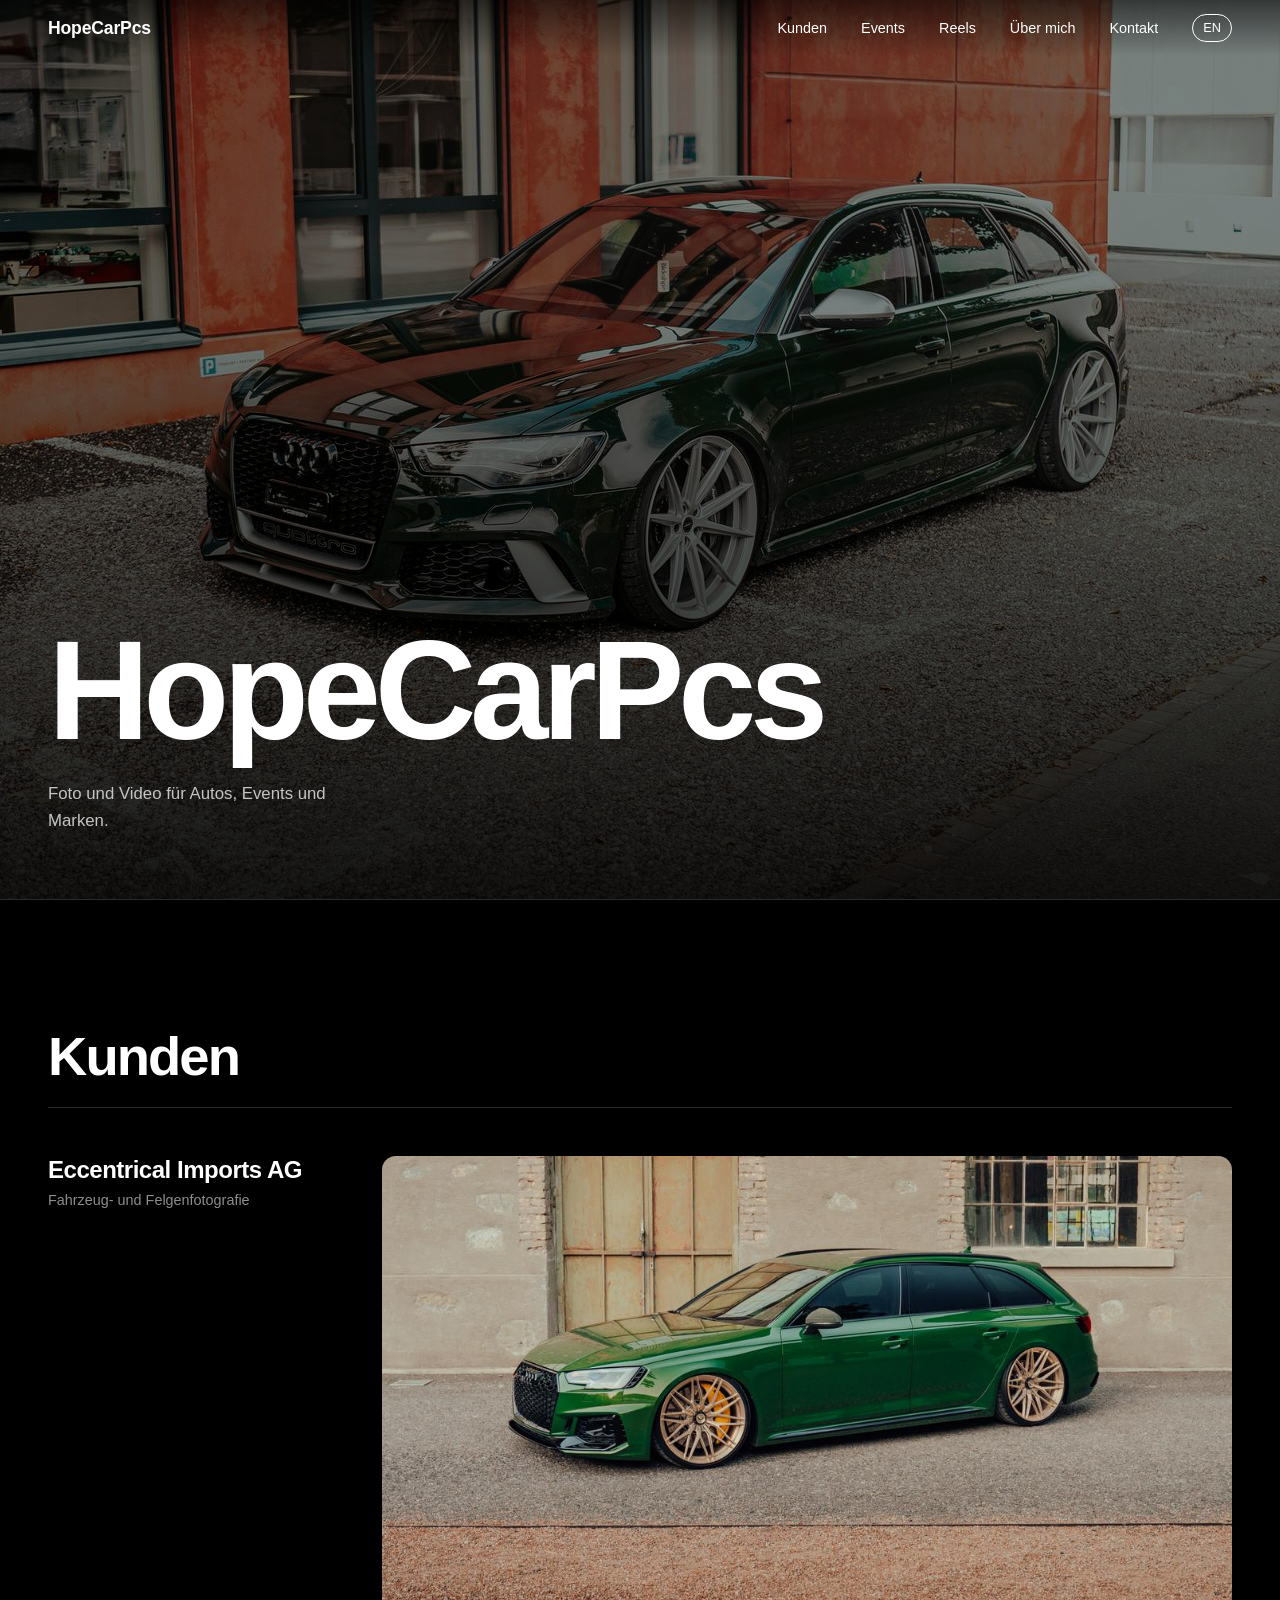
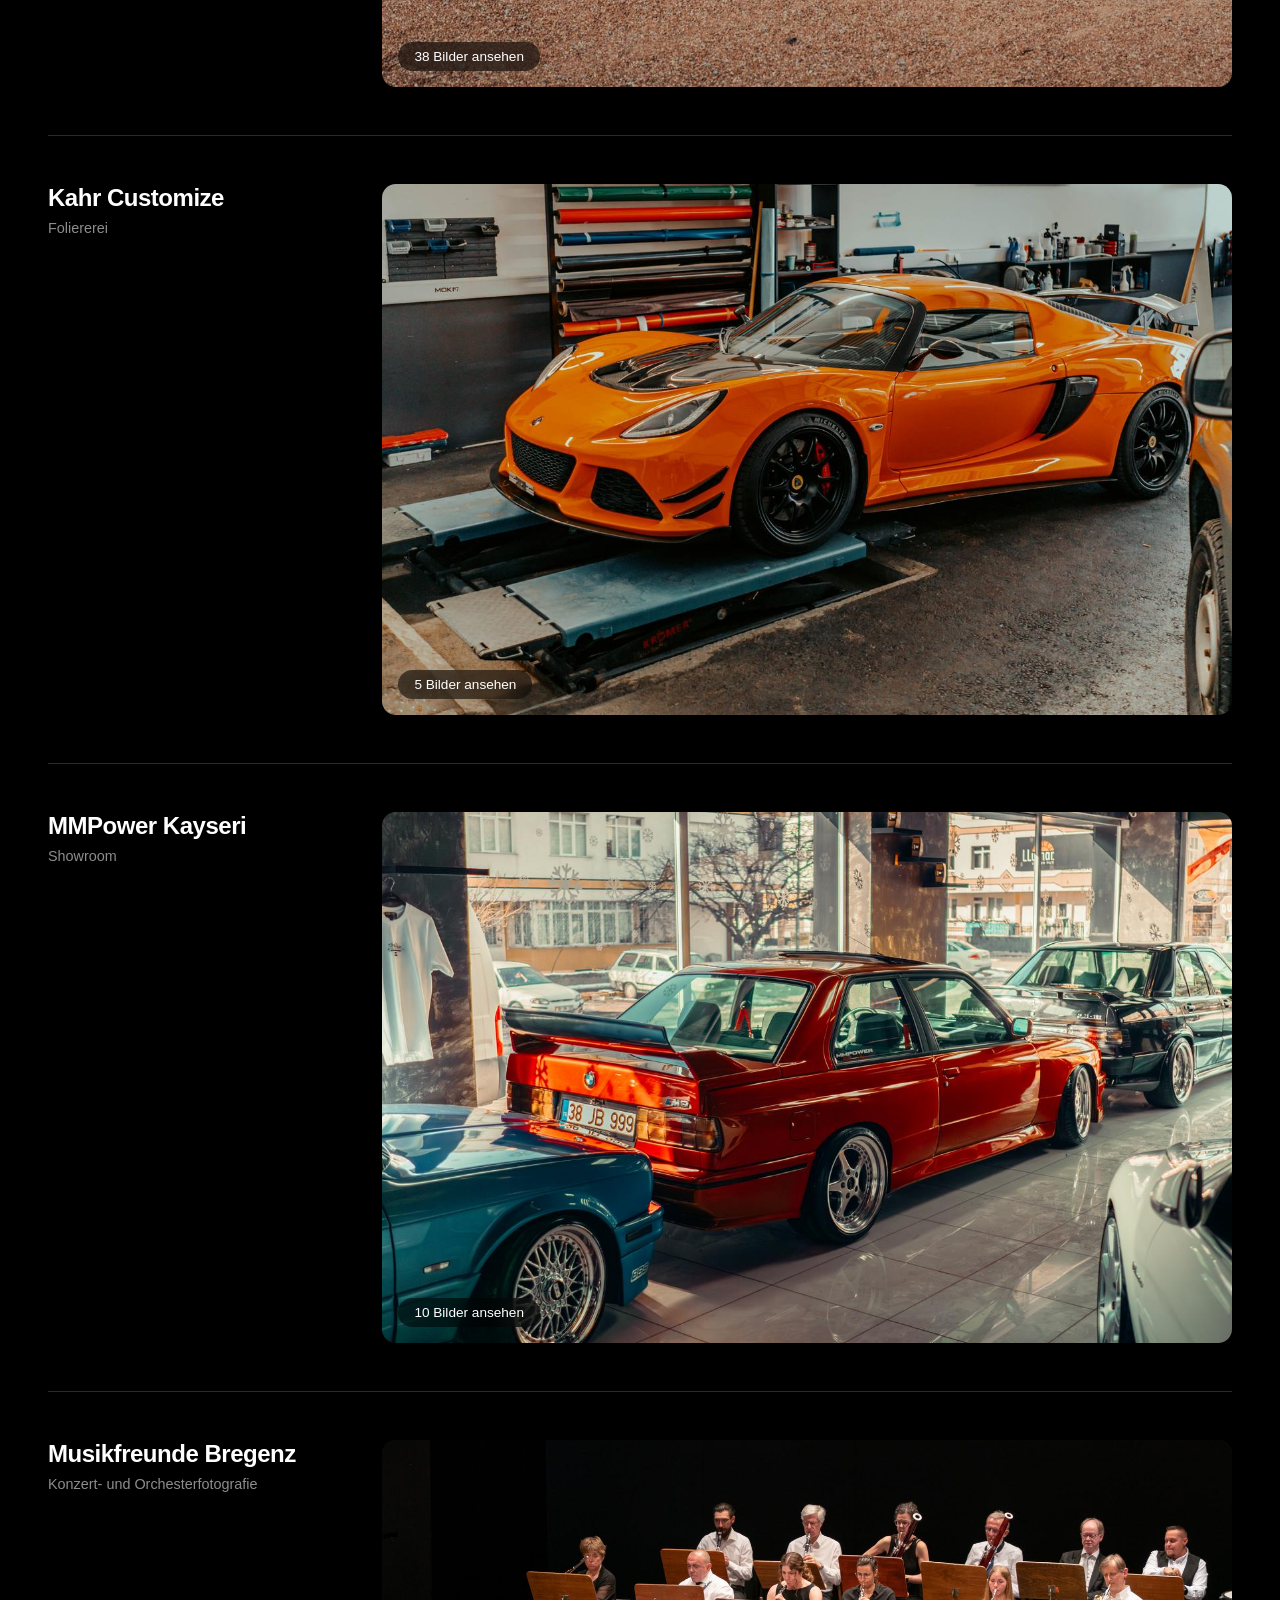
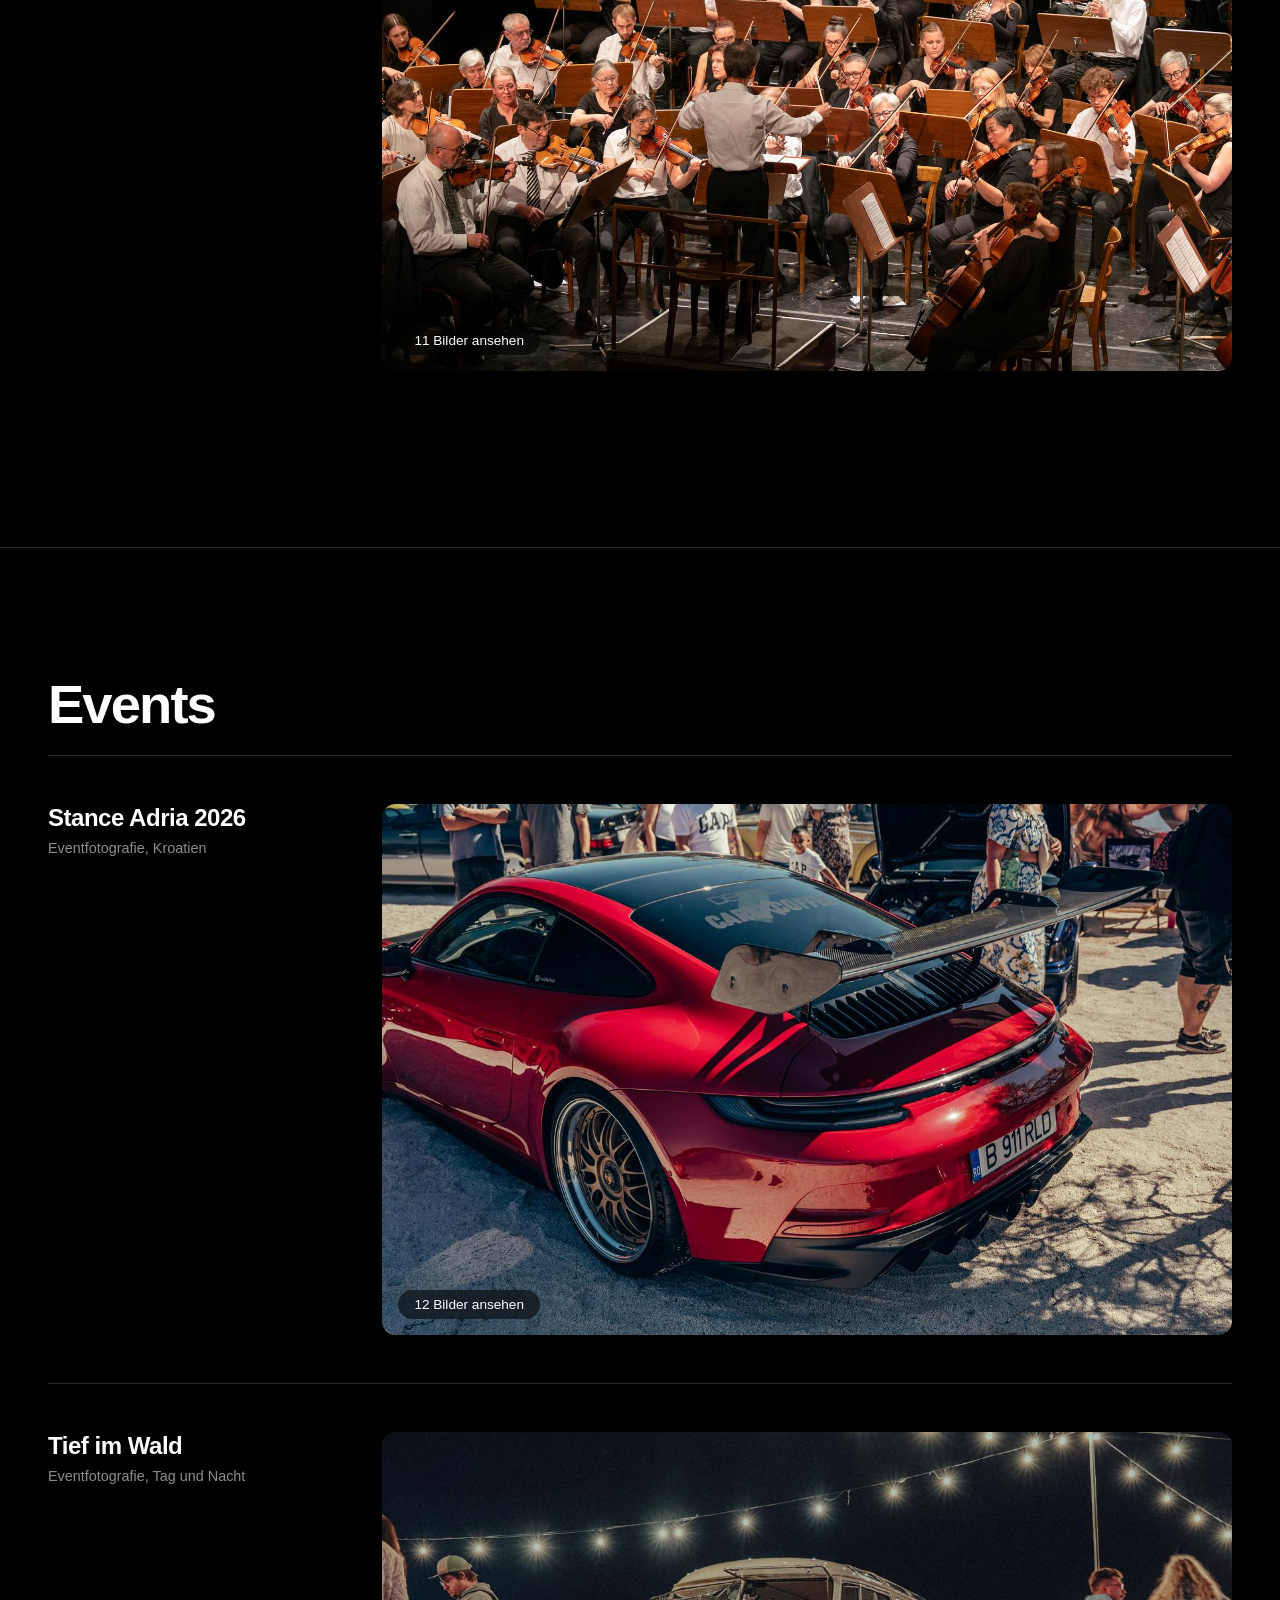
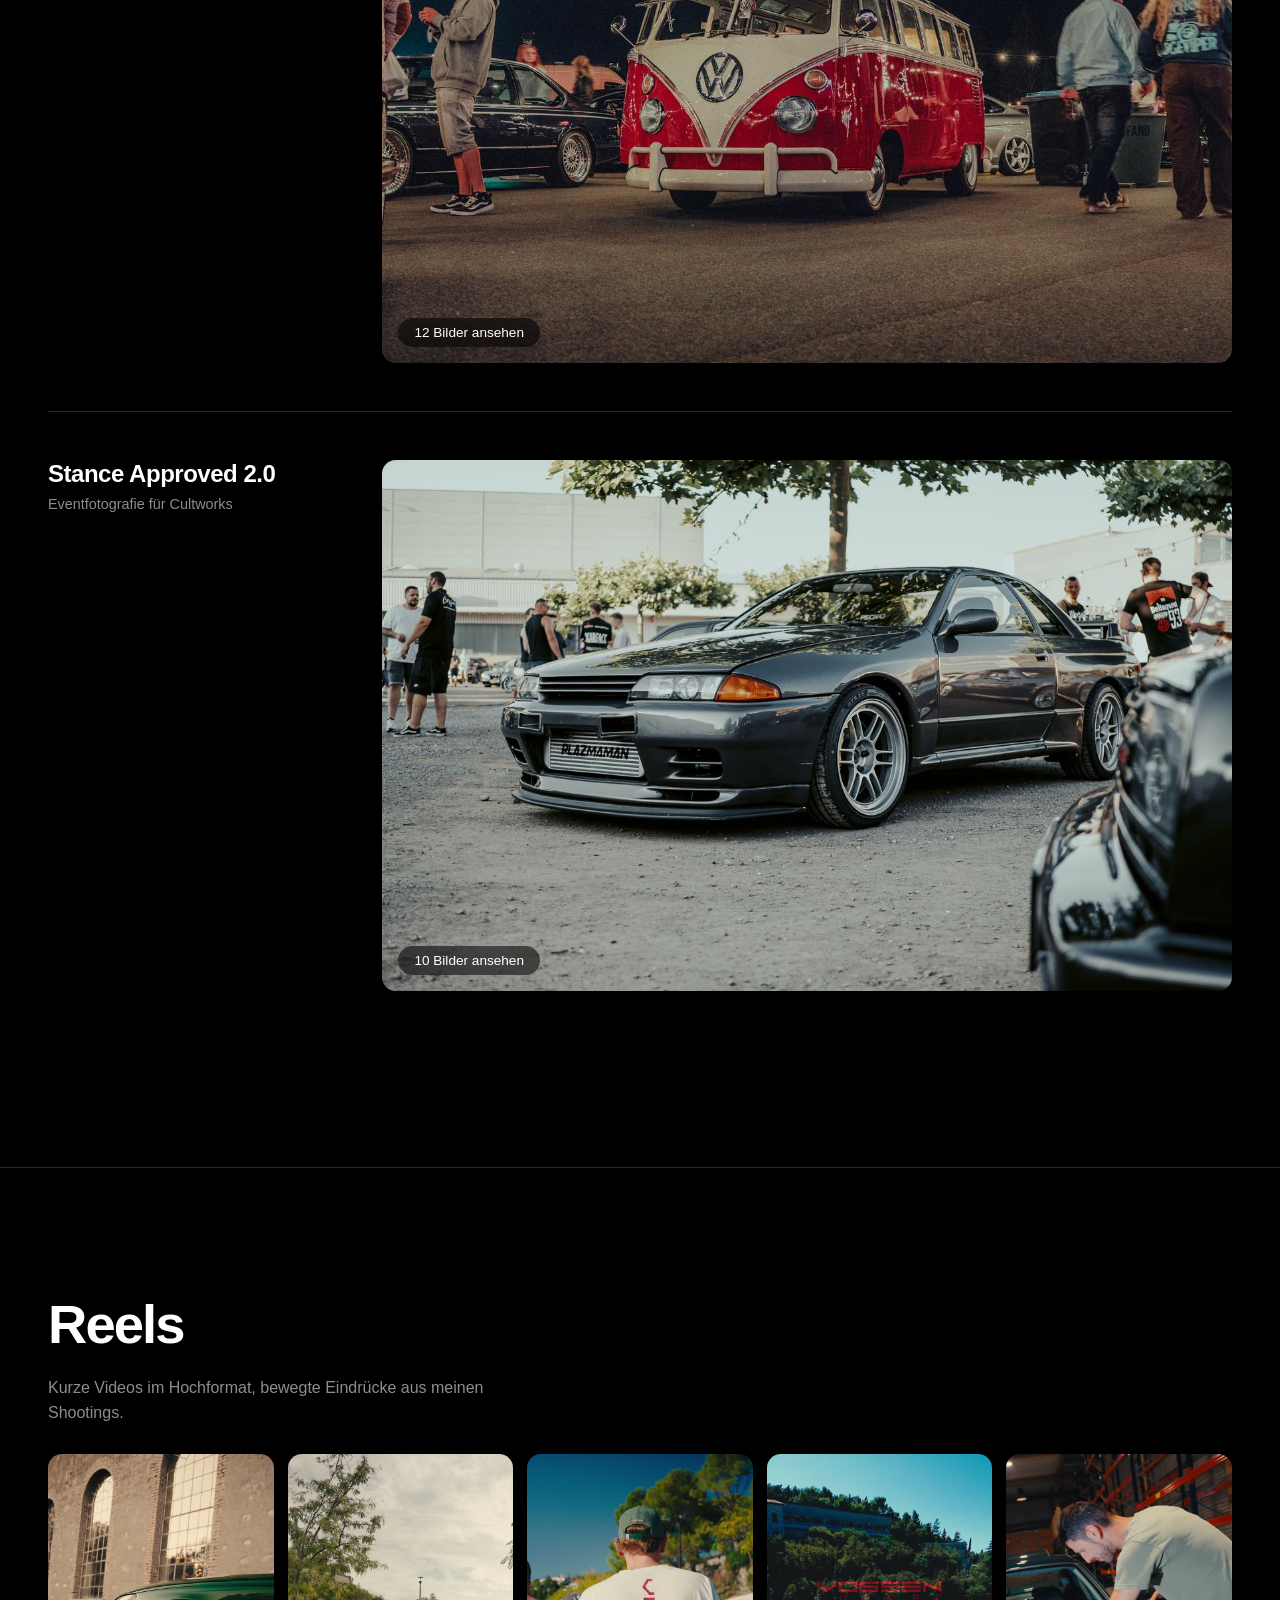
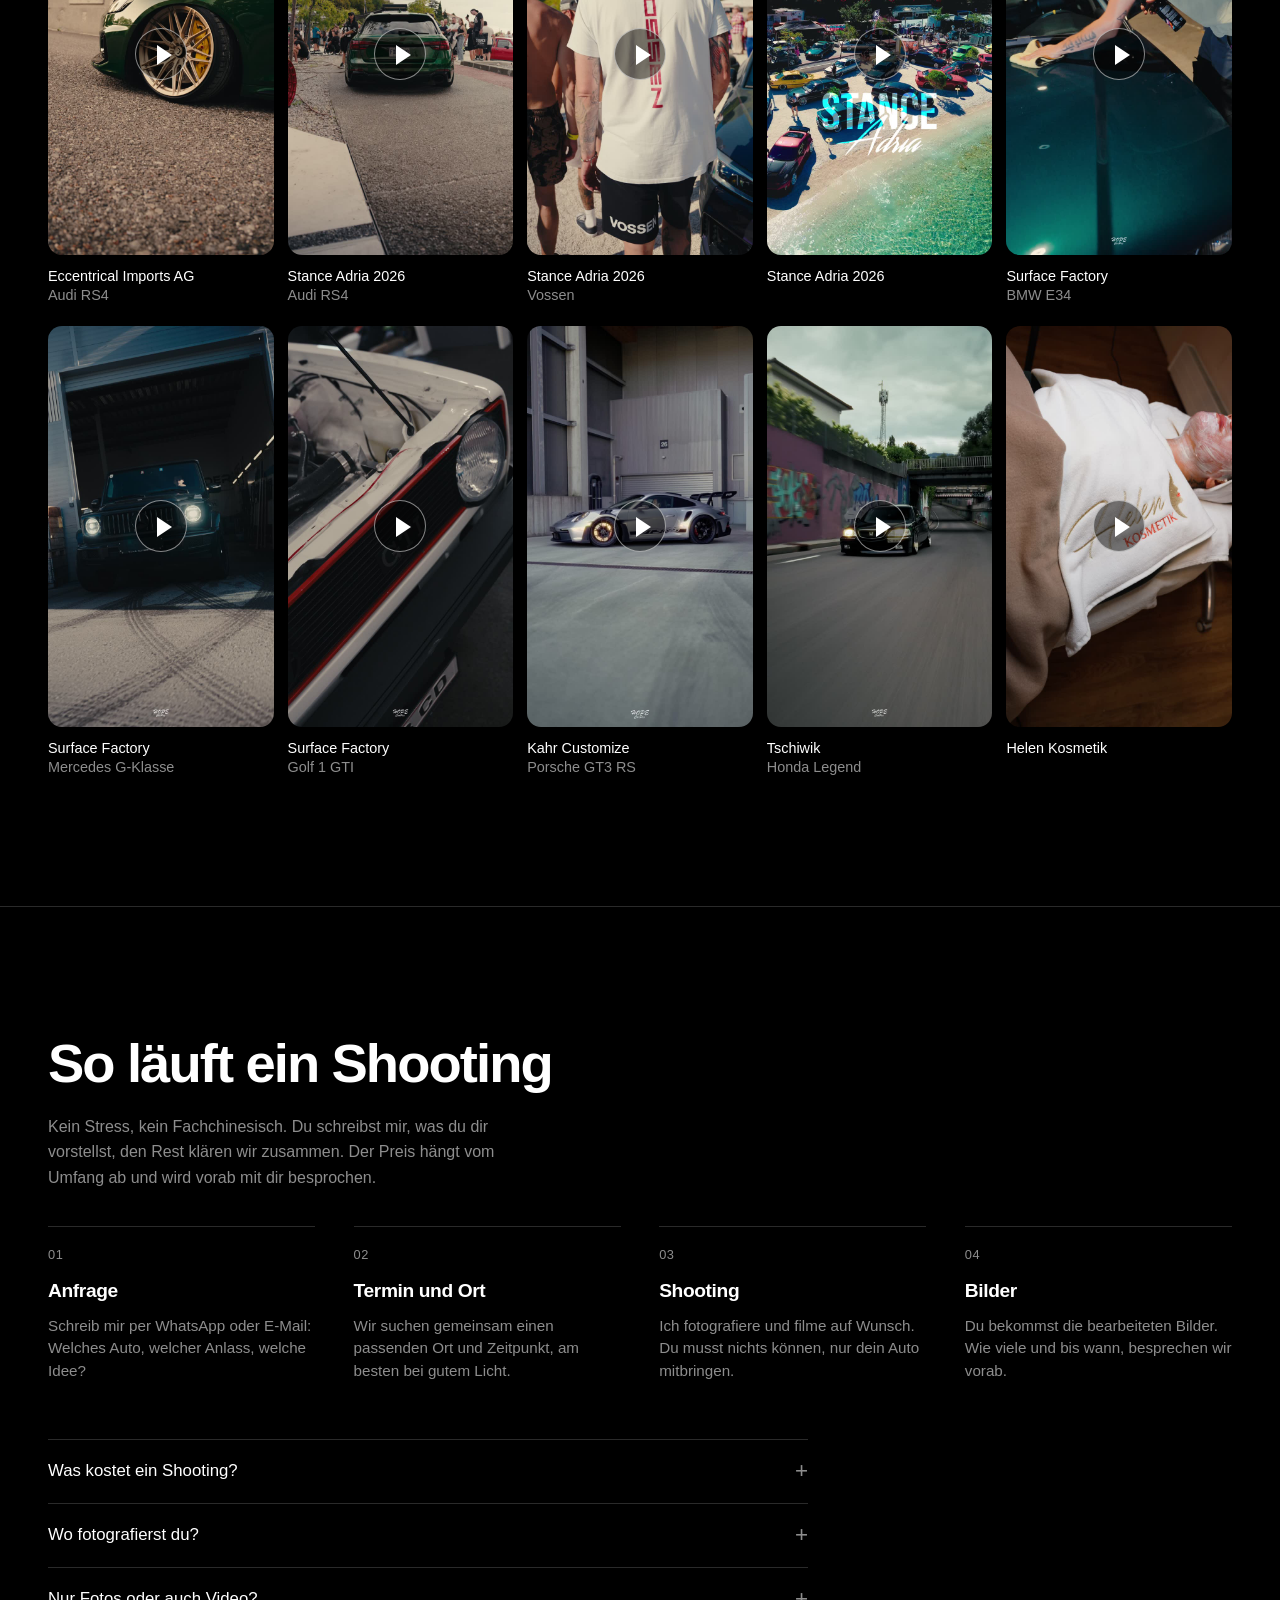
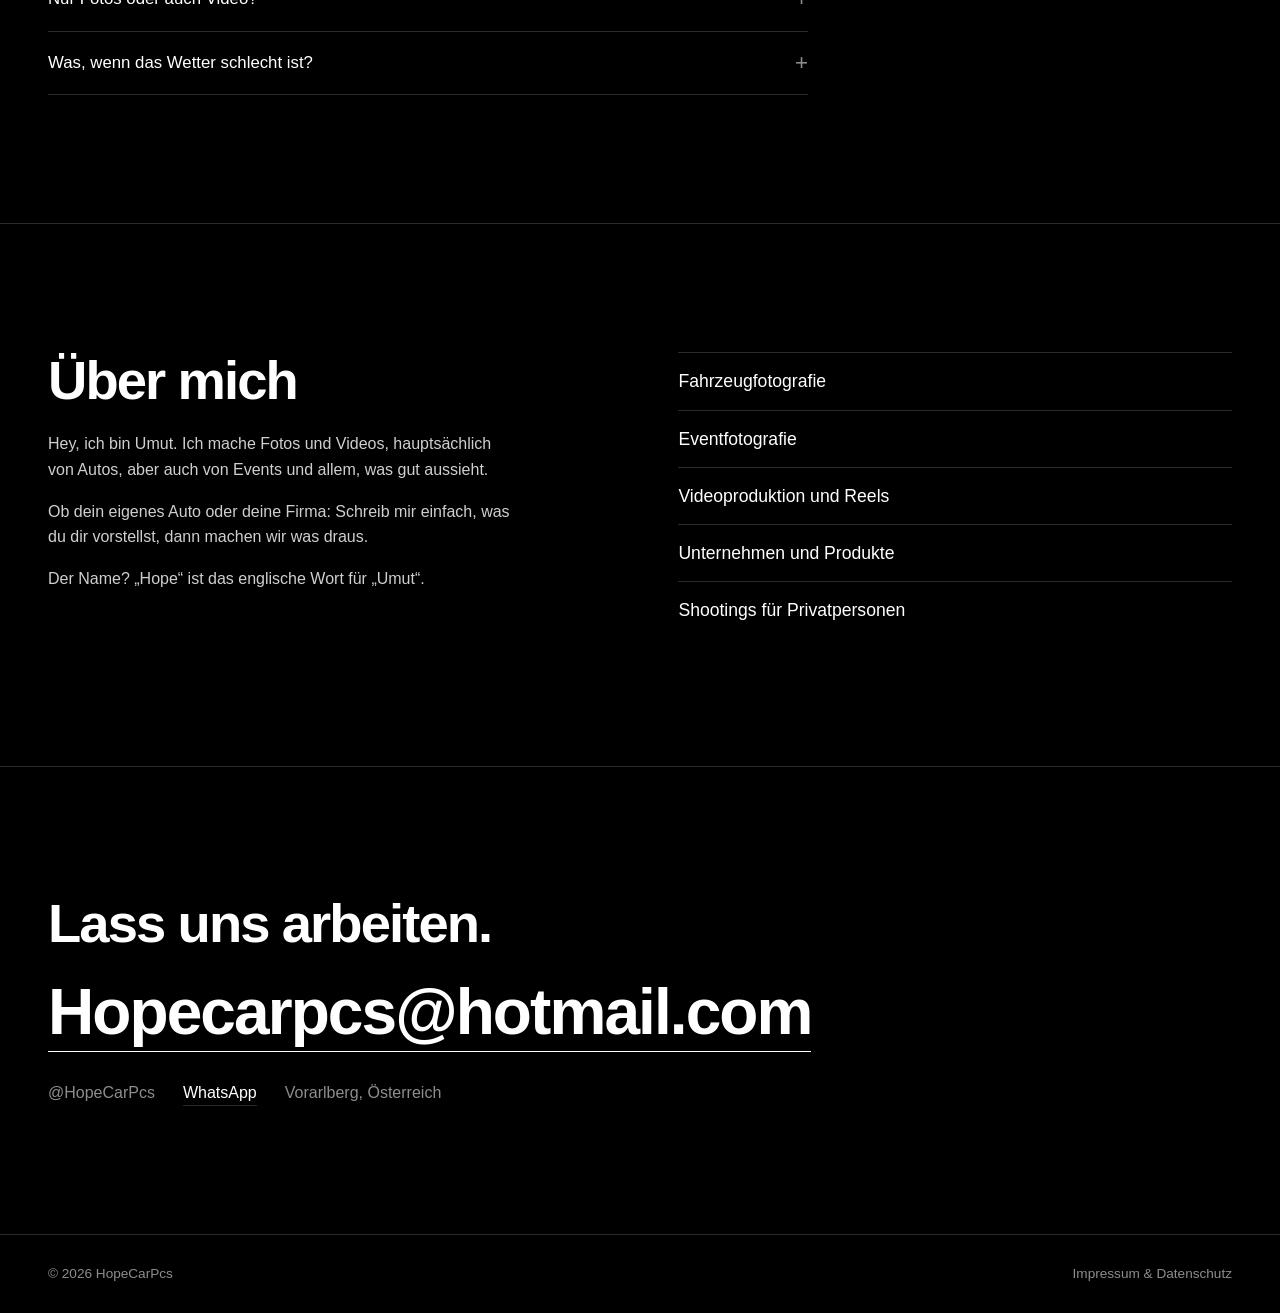
<file: index.html>
<!DOCTYPE html>
<html lang="de">
<head>
<meta charset="utf-8">
<meta name="viewport" content="width=device-width, initial-scale=1, viewport-fit=cover">
<title>HopeCarPcs – Foto &amp; Video in Vorarlberg</title>
<meta name="description" content="HopeCarPcs: Foto und Video für Autos, Events und Marken aus Vorarlberg. / Photo and video for cars, events and brands.">
<meta property="og:type" content="website">
<meta property="og:title" content="HopeCarPcs – Foto &amp; Video in Vorarlberg">
<meta property="og:description" content="Foto und Video für Autos, Events und Marken. Preis auf Anfrage.">
<meta property="og:image" content="https://hopecarpcs.github.io/HopeCarPcs/img/og.jpg">
<meta name="twitter:card" content="summary_large_image">
<meta name="theme-color" content="#000000">
<link rel="stylesheet" href="style.css?v=7">
</head>
<body>
<header>
  <a class="logo" id="logo" href="#top">HopeCarPcs</a>
  <button class="burger" id="burger" type="button" aria-label="Menü / Menu" aria-expanded="false"><span></span><span></span></button>
  <nav class="menu" id="menu">
    <a href="#arbeiten"><span class="de">Kunden</span><span class="en">Clients</span></a>
    <a href="#privat"><span class="de">Privat</span><span class="en">Private</span></a>
    <a href="#events">Events</a>
    <a href="#reels">Reels</a>
    <a href="#ueber"><span class="de">Über mich</span><span class="en">About</span></a>
    <a href="#kontakt"><span class="de">Kontakt</span><span class="en">Contact</span></a>
    <button class="lang" id="lang" type="button" aria-label="Sprache wechseln / Switch language">EN</button>
  </nav>
</header>

<main id="top">
  <div class="hero">
    <div class="frame" id="hero-frame"></div>
    <h1 id="site-name">HopeCarPcs</h1>
    <p id="hero-sub"></p>
  </div>

  <section id="arbeiten">
    <h2><span class="de">Kunden</span><span class="en">Clients</span></h2>
  </section>

  <section id="privat">
    <h2><span class="de">Privat</span><span class="en">Private</span></h2>
  </section>

  <section id="events">
    <h2>Events</h2>
  </section>

  <section id="reels">
    <h2>Reels</h2>
    <p class="intro"><span class="de">Kurze Videos im Hochformat, bewegte Eindrücke aus meinen Shootings.</span><span class="en">Short vertical videos, moving impressions from my shoots.</span></p>
    <div class="reels" id="reel-list"></div>
  </section>

  <section id="ablauf"></section>

  <section id="ueber">
    <div class="cols">
      <div id="about-text">
        <h2><span class="de">Über mich</span><span class="en">About</span></h2>
      </div>
      <ul class="svc" id="services"></ul>
    </div>
  </section>

  <section id="kontakt" class="contact">
    <h2><span class="de">Lass uns arbeiten.</span><span class="en">Let’s work together.</span></h2>
    <a class="big" id="contact-mail" href="mailto:Hopecarpcs@hotmail.com">Hopecarpcs@hotmail.com</a>
    <div class="links">
      <a id="contact-ig" href="https://www.instagram.com/hopecarpcs/" target="_blank" rel="noopener">@HopeCarPcs</a>
      <a id="contact-wa" href="#" target="_blank" rel="noopener" hidden>WhatsApp</a>
      <span id="contact-loc">Vorarlberg, Österreich</span>
    </div>
  </section>
  <noscript><p class="msg">Bitte JavaScript aktivieren, um die Seite zu sehen. Kontakt: Hopecarpcs@hotmail.com</p></noscript>
</main>

<footer>
  <span id="foot-name">© HopeCarPcs</span>
  <span class="fl">
    <a id="admin-link" href="#" hidden>Admin</a>
    <a href="impressum.html"><span class="de">Impressum &amp; Datenschutz</span><span class="en">Legal notice &amp; privacy</span></a>
  </span>
</footer>

<a class="wa-fab" id="wa-fab" href="#" target="_blank" rel="noopener" hidden aria-label="WhatsApp">WhatsApp</a>

<div class="lb" id="lb" role="dialog" aria-modal="true" aria-label="Bildergalerie" hidden>
  <button class="lb-x" type="button" aria-label="Schließen">×</button>
  <button class="lb-p" type="button" aria-label="Zurück">‹</button>
  <div class="lb-stage"></div>
  <button class="lb-n" type="button" aria-label="Weiter">›</button>
  <div class="lb-c"></div>
</div>

<script src="main.js?v=7"></script>
</body>
</html>
</file>
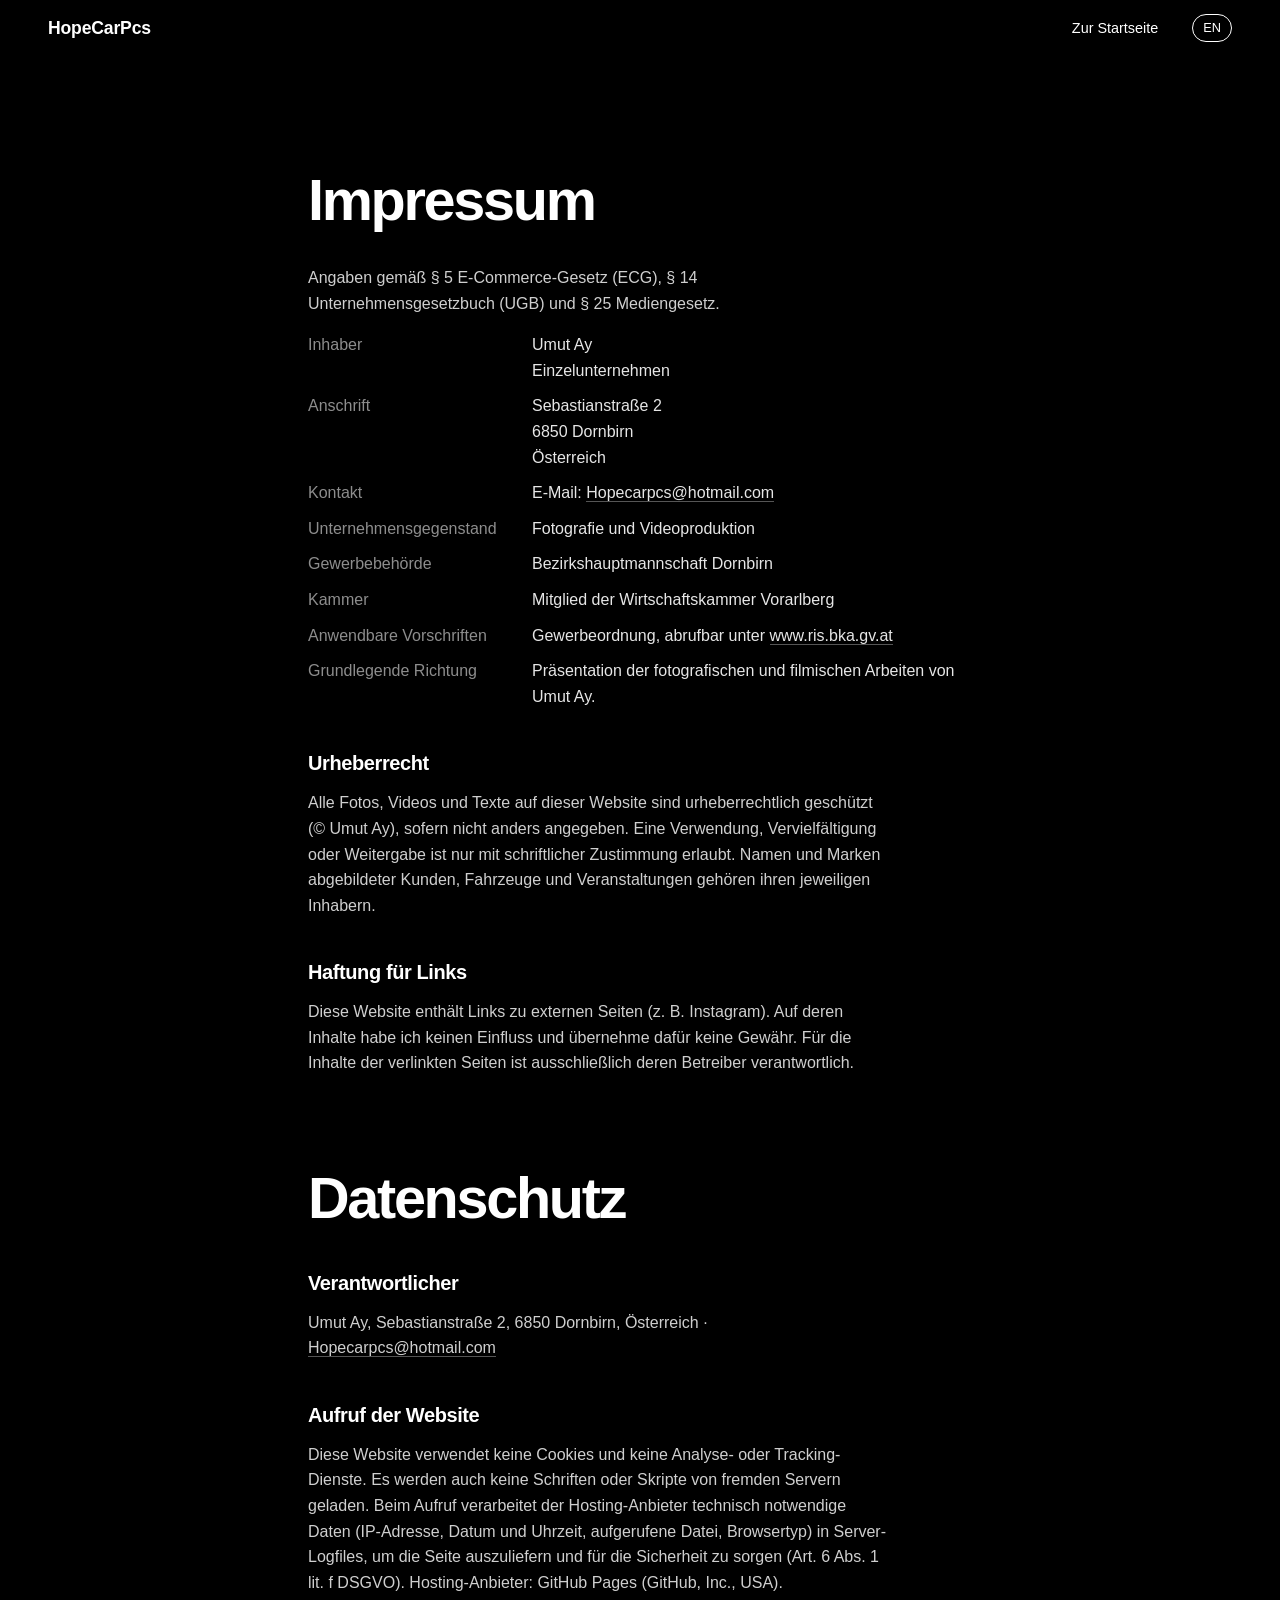
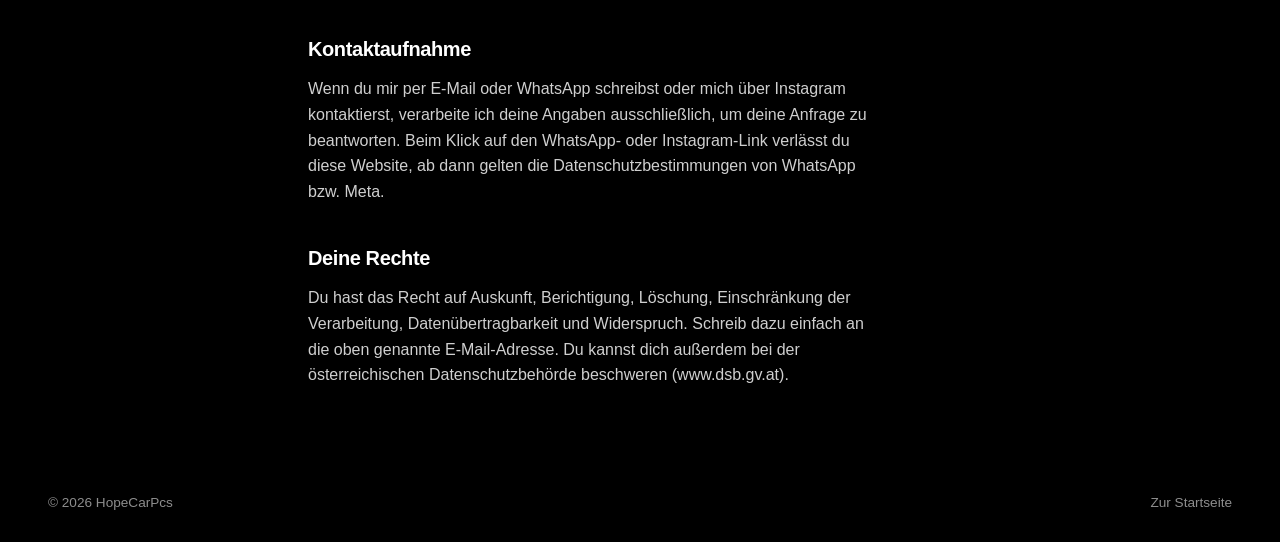
<file: impressum.html>
<!DOCTYPE html>
<html lang="de">
<head>
<meta charset="utf-8">
<meta name="viewport" content="width=device-width, initial-scale=1, viewport-fit=cover">
<title>Impressum &amp; Datenschutz – HopeCarPcs</title>
<meta name="robots" content="noindex">
<meta name="theme-color" content="#000000">
<link rel="stylesheet" href="style.css?v=7">
</head>
<body>
<header>
  <a class="logo" href="index.html">HopeCarPcs</a>
  <nav>
    <a href="index.html"><span class="de">Zur Startseite</span><span class="en">Back to home</span></a>
    <button class="lang" id="lang" type="button" aria-label="Sprache wechseln / Switch language">EN</button>
  </nav>
</header>

<main class="legal">
  <h1><span class="de">Impressum</span><span class="en">Legal notice</span></h1>

  <p class="de">Angaben gemäß § 5 E-Commerce-Gesetz (ECG), § 14 Unternehmensgesetzbuch (UGB) und § 25 Mediengesetz.</p>
  <p class="en">Information pursuant to Section 5 of the Austrian E-Commerce Act (ECG), Section 14 of the Austrian Commercial Code (UGB) and Section 25 of the Austrian Media Act.</p>

  <dl>
    <dt><span class="de">Inhaber</span><span class="en">Owner</span></dt>
    <dd>Umut Ay<br><span class="de">Einzelunternehmen</span><span class="en">Sole proprietorship</span></dd>

    <dt><span class="de">Anschrift</span><span class="en">Address</span></dt>
    <dd>Sebastianstraße 2<br>6850 Dornbirn<br><span class="de">Österreich</span><span class="en">Austria</span></dd>

    <dt><span class="de">Kontakt</span><span class="en">Contact</span></dt>
    <dd>E-Mail: <a data-email href="mailto:Hopecarpcs@hotmail.com">Hopecarpcs@hotmail.com</a></dd>

    <dt><span class="de">Unternehmensgegenstand</span><span class="en">Business activity</span></dt>
    <dd><span class="de">Fotografie und Videoproduktion</span><span class="en">Photography and video production</span></dd>

    <dt><span class="de">Gewerbebehörde</span><span class="en">Trade authority</span></dt>
    <dd><span class="de">Bezirkshauptmannschaft Dornbirn</span><span class="en">District authority Dornbirn (Bezirkshauptmannschaft Dornbirn)</span></dd>

    <dt><span class="de">Kammer</span><span class="en">Chamber</span></dt>
    <dd><span class="de">Mitglied der Wirtschaftskammer Vorarlberg</span><span class="en">Member of the Vorarlberg Economic Chamber (Wirtschaftskammer Vorarlberg)</span></dd>

    <dt><span class="de">Anwendbare Vorschriften</span><span class="en">Applicable regulations</span></dt>
    <dd><span class="de">Gewerbeordnung, abrufbar unter</span><span class="en">Trade Regulation Act (Gewerbeordnung), available at</span> <a href="https://www.ris.bka.gv.at" target="_blank" rel="noopener">www.ris.bka.gv.at</a></dd>

    <dt><span class="de">Grundlegende Richtung</span><span class="en">Editorial line</span></dt>
    <dd><span class="de">Präsentation der fotografischen und filmischen Arbeiten von Umut Ay.</span><span class="en">Presentation of the photographic and film work of Umut Ay.</span></dd>
  </dl>

  <h2><span class="de">Urheberrecht</span><span class="en">Copyright</span></h2>
  <p class="de">Alle Fotos, Videos und Texte auf dieser Website sind urheberrechtlich geschützt (© Umut Ay), sofern nicht anders angegeben. Eine Verwendung, Vervielfältigung oder Weitergabe ist nur mit schriftlicher Zustimmung erlaubt. Namen und Marken abgebildeter Kunden, Fahrzeuge und Veranstaltungen gehören ihren jeweiligen Inhabern.</p>
  <p class="en">All photos, videos and texts on this website are protected by copyright (© Umut Ay) unless stated otherwise. Use, reproduction or distribution requires written permission. Names and brands of the clients, vehicles and events shown belong to their respective owners.</p>

  <h2><span class="de">Haftung für Links</span><span class="en">Liability for links</span></h2>
  <p class="de">Diese Website enthält Links zu externen Seiten (z. B. Instagram). Auf deren Inhalte habe ich keinen Einfluss und übernehme dafür keine Gewähr. Für die Inhalte der verlinkten Seiten ist ausschließlich deren Betreiber verantwortlich.</p>
  <p class="en">This website contains links to external sites (e.g. Instagram). I have no influence over their content and accept no liability for it. The operators of the linked sites are solely responsible for their content.</p>

  <h1 style="margin-top:1.6em"><span class="de">Datenschutz</span><span class="en">Privacy</span></h1>

  <h2><span class="de">Verantwortlicher</span><span class="en">Controller</span></h2>
  <p>Umut Ay, Sebastianstraße 2, 6850 Dornbirn, <span class="de">Österreich</span><span class="en">Austria</span> · <a data-email href="mailto:Hopecarpcs@hotmail.com">Hopecarpcs@hotmail.com</a></p>

  <h2><span class="de">Aufruf der Website</span><span class="en">Visiting the website</span></h2>
  <p class="de">Diese Website verwendet keine Cookies und keine Analyse- oder Tracking-Dienste. Es werden auch keine Schriften oder Skripte von fremden Servern geladen. Beim Aufruf verarbeitet der Hosting-Anbieter technisch notwendige Daten (IP-Adresse, Datum und Uhrzeit, aufgerufene Datei, Browsertyp) in Server-Logfiles, um die Seite auszuliefern und für die Sicherheit zu sorgen (Art. 6 Abs. 1 lit. f DSGVO). Hosting-Anbieter: GitHub Pages (GitHub, Inc., USA).</p>
  <p class="en">This website uses no cookies and no analytics or tracking services. No fonts or scripts are loaded from third-party servers. When you visit, the hosting provider processes technically necessary data (IP address, date and time, requested file, browser type) in server log files to deliver the site and ensure security (Art. 6(1)(f) GDPR). Hosting provider: GitHub Pages (GitHub, Inc., USA).</p>

  <h2><span class="de">Kontaktaufnahme</span><span class="en">Getting in touch</span></h2>
  <p class="de">Wenn du mir per E-Mail oder WhatsApp schreibst oder mich über Instagram kontaktierst, verarbeite ich deine Angaben ausschließlich, um deine Anfrage zu beantworten. Beim Klick auf den WhatsApp- oder Instagram-Link verlässt du diese Website, ab dann gelten die Datenschutzbestimmungen von WhatsApp bzw. Meta.</p>
  <p class="en">If you email me, message me on WhatsApp or contact me via Instagram, I process your details solely to answer your enquiry. Clicking the WhatsApp or Instagram link takes you off this website, and the privacy policies of WhatsApp and Meta apply from then on.</p>

  <h2><span class="de">Deine Rechte</span><span class="en">Your rights</span></h2>
  <p class="de">Du hast das Recht auf Auskunft, Berichtigung, Löschung, Einschränkung der Verarbeitung, Datenübertragbarkeit und Widerspruch. Schreib dazu einfach an die oben genannte E-Mail-Adresse. Du kannst dich außerdem bei der österreichischen Datenschutzbehörde beschweren (www.dsb.gv.at).</p>
  <p class="en">You have the right of access, rectification, erasure, restriction of processing, data portability and objection. Simply write to the email address above. You may also lodge a complaint with the Austrian Data Protection Authority (www.dsb.gv.at).</p>
</main>

<footer>
  <span>© <span id="y"></span> HopeCarPcs</span>
  <a href="index.html"><span class="de">Zur Startseite</span><span class="en">Back to home</span></a>
</footer>
<script>document.getElementById('y').textContent=new Date().getFullYear();</script>
<script src="main.js?v=7"></script>
</body>
</html>
</file>
<file: style.css>
:root{--bg:#000;--fg:#fff;--mute:#8d8d8d;--line:#2a2a2a;--ph:#121212}
*{box-sizing:border-box}
html{scroll-behavior:smooth;scroll-padding-top:env(safe-area-inset-top,0px)}
body{margin:0;padding-top:env(safe-area-inset-top,0px);background:var(--bg);color:var(--fg);font-family:-apple-system,BlinkMacSystemFont,'SF Pro Display','Segoe UI',Roboto,'Helvetica Neue',Arial,sans-serif;font-weight:300;line-height:1.6;-webkit-font-smoothing:antialiased}
html[lang=en] .de,html[lang=de] .en{display:none}
[hidden]{display:none!important}
a{color:inherit;text-decoration:none}
a:focus-visible,button:focus-visible{outline:2px solid var(--fg);outline-offset:4px}
header{position:fixed;top:0;left:0;right:0;z-index:10;display:flex;justify-content:space-between;align-items:center;padding:calc(14px + env(safe-area-inset-top,0px)) clamp(20px,4vw,48px) 14px;color:#fff}
header::before,header::after{content:'';position:absolute;inset:0;z-index:-1;pointer-events:none;transition:opacity .35s}
header::before{background:linear-gradient(to bottom,rgba(0,0,0,.55),rgba(0,0,0,0))}
header::after{background:rgba(0,0,0,.72);-webkit-backdrop-filter:blur(16px);backdrop-filter:blur(16px);border-bottom:1px solid rgba(255,255,255,.08);opacity:0}
header.scrolled::before{opacity:0}header.scrolled::after{opacity:1}
header.open::before,header.open::after{opacity:0}
header .logo{display:flex;align-items:center;font-weight:600;font-size:1.1rem;letter-spacing:-.01em}
nav{display:flex;gap:clamp(14px,3vw,34px);align-items:center;font-size:.9rem}
.lang{background:none;border:1px solid currentColor;color:inherit;font:inherit;font-size:.8rem;padding:3px 10px;border-radius:99px;cursor:pointer}
.hero{min-height:100svh;display:flex;flex-direction:column;justify-content:flex-end;padding:0 clamp(20px,4vw,48px) clamp(28px,6vw,64px);position:relative;border-bottom:1px solid var(--line);overflow:hidden}
.hero .frame{position:absolute;inset:-18svh 0 0 0;will-change:transform;background:radial-gradient(120% 80% at 70% 20%,#1c1c1c 0%,#000 70%);}
.hero .frame img{width:100%;height:100%;object-fit:cover;opacity:.55}
.hero .frame::after{content:'';position:absolute;inset:0;background:linear-gradient(to top,rgba(0,0,0,.8) 0%,rgba(0,0,0,0) 55%)}
.hero h1{position:relative;margin:0;font-weight:600;font-size:clamp(3rem,11vw,9rem);line-height:.95;letter-spacing:-.045em}
.hero p{position:relative;max-width:34ch;color:#c4c4c4;margin:24px 0 0;font-size:1.05rem}
section{padding:clamp(64px,10vw,140px) clamp(20px,4vw,48px);border-bottom:1px solid var(--line)}
h2{font-weight:600;font-size:clamp(2rem,5vw,3.4rem);margin:0 0 .4em;letter-spacing:-.035em;line-height:1.05}
.intro{color:var(--mute);max-width:52ch;margin:0 0 28px}
.client{display:grid;grid-template-columns:minmax(180px,1fr) 3fr;gap:clamp(20px,4vw,56px);padding:clamp(28px,4vw,48px) 0;border-top:1px solid var(--line)}
.client h3{font-weight:600;font-size:1.5rem;margin:0 0 6px;line-height:1.15;letter-spacing:-.02em}
.client .meta{color:var(--mute);font-size:.9rem;margin:0}
.shot{background:var(--ph);overflow:hidden}
.shot img{width:100%;height:100%;object-fit:cover;display:block}
.cover{display:block;position:relative;width:100%;padding:0;border:0;background:none;cursor:zoom-in;border-radius:14px;overflow:hidden;aspect-ratio:16/10;color:inherit}
.cover .shot{position:absolute;inset:0;width:100%;height:100%;transition:transform 1s cubic-bezier(.2,.7,.2,1)}
.cover .shot img{position:absolute;inset:0}
.cover:hover .shot{transform:scale(1.03)}
.count{position:absolute;left:16px;bottom:16px;background:rgba(0,0,0,.55);-webkit-backdrop-filter:blur(12px);backdrop-filter:blur(12px);color:#fff;font-size:.85rem;font-weight:400;padding:7px 16px;border-radius:99px}
.reels{display:grid;grid-template-columns:repeat(auto-fill,minmax(200px,1fr));gap:20px 14px;margin-top:28px}
.reel-item{margin:0}
.reel{display:block;position:relative;width:100%;padding:0;border:0;aspect-ratio:9/16;background:#000;border-radius:14px;overflow:hidden;cursor:pointer;color:inherit}
.reel video{width:100%;height:100%;object-fit:cover;display:block;background:#000}
.reel-item figcaption{margin-top:12px;font-size:.9rem;color:var(--mute);display:flex;flex-direction:column;line-height:1.35}
.reel-item figcaption strong{color:var(--fg);font-weight:500}
.cols{display:grid;grid-template-columns:1fr 1fr;gap:clamp(24px,6vw,96px)}
.cols p{max-width:52ch;color:#cfcfcf;margin:0 0 1em}
ul.svc{list-style:none;padding:0;margin:0}
ul.svc li{padding:14px 0;border-top:1px solid var(--line);font-size:1.1rem}
.contact a.big{font-size:clamp(1.6rem,5.5vw,4rem);font-weight:600;letter-spacing:-.03em;border-bottom:1px solid var(--fg);display:inline-block;line-height:1.2;word-break:break-all}
.contact .links{margin-top:28px;display:flex;gap:28px;flex-wrap:wrap;color:var(--mute)}
.contact .links a:hover{color:var(--fg)}
footer{padding:28px clamp(20px,4vw,48px) calc(28px + env(safe-area-inset-bottom,0px));display:flex;justify-content:space-between;flex-wrap:wrap;gap:12px;color:var(--mute);font-size:.85rem}
footer .fl{display:flex;gap:22px}
.msg{padding:120px clamp(20px,4vw,48px);color:var(--mute)}
/* Lightbox */
.lb{position:fixed;inset:0;z-index:50;background:rgba(0,0,0,.95);display:flex;align-items:center;justify-content:center;opacity:0;transition:opacity .25s}
.lb.open{opacity:1}
.lb-stage{position:relative;overflow:hidden;width:min(92vw,1200px);height:80vh;touch-action:none;cursor:grab;-webkit-user-select:none;user-select:none;transform:scale(.96);transition:transform .35s cubic-bezier(.22,.8,.2,1)}
.lb.open .lb-stage{transform:none}.lb-stage:active{cursor:grabbing}
.lb-track{position:absolute;inset:0;will-change:transform}
.lb-track .slide{position:absolute;top:0;width:100%;height:100%;padding:0 6px}
.lb-track .shot{position:relative;width:100%;height:100%;background:transparent}
.lb-track img{position:absolute;inset:0;width:100%;height:100%;object-fit:contain;-webkit-user-drag:none;pointer-events:none}
.lb button{position:absolute;background:rgba(255,255,255,.1);border:0;color:#fff;width:44px;height:44px;border-radius:50%;font-size:1.5rem;line-height:1;cursor:pointer}
.lb button:hover{background:rgba(255,255,255,.2)}
.lb-x{top:calc(18px + env(safe-area-inset-top,0px));right:18px}.lb-p{left:18px;top:50%}.lb-n{right:18px;top:50%}
.lb-c{position:absolute;bottom:calc(20px + env(safe-area-inset-bottom,0px));left:0;right:0;text-align:center;color:var(--mute);font-size:.85rem}
html.anim .rv{opacity:0;transform:translateY(28px);transition:opacity .9s ease,transform .9s cubic-bezier(.2,.7,.2,1)}
html.anim .rv.in{opacity:1;transform:none}
/* Impressum */
.legal{max-width:760px;margin:0 auto;padding:clamp(110px,16vw,170px) clamp(20px,4vw,48px) 60px}
.legal h1{font-weight:600;font-size:clamp(2.2rem,6vw,3.6rem);letter-spacing:-.04em;line-height:1.05;margin:0 0 .6em}
.legal h2{font-size:1.25rem;letter-spacing:-.02em;margin:2.2em 0 .5em}
.legal p,.legal li{color:#cfcfcf;max-width:65ch}.legal ul{padding-left:1.1em}
.legal a{border-bottom:1px solid #555}.legal a:hover{border-color:var(--fg)}
.legal dl{display:grid;grid-template-columns:minmax(120px,200px) 1fr;gap:10px 24px;margin:0}
.legal dt{color:var(--mute)}.legal dd{margin:0;color:#e6e6e6}
@media(max-width:760px){.client,.cols{grid-template-columns:1fr}header .burger{display:flex;position:relative;z-index:2}nav.menu{position:fixed;inset:0;z-index:1;background:#000;flex-direction:column;justify-content:center;align-items:flex-start;gap:22px;padding:0 clamp(20px,4vw,48px);font-size:2rem;font-weight:600;letter-spacing:-.02em;opacity:0;visibility:hidden;transition:opacity .3s,visibility .3s}nav.menu .lang{font-size:.9rem;font-weight:400;margin-top:10px}header.open nav.menu{opacity:1;visibility:visible}header.open .burger span:nth-child(1){transform:translateY(4px) rotate(45deg)}header.open .burger span:nth-child(2){transform:translateY(-4px) rotate(-45deg)}.reels{grid-template-columns:repeat(2,1fr)}.cover{aspect-ratio:4/3}.lb-p,.lb-n{top:auto;bottom:calc(14px + env(safe-area-inset-bottom,0px))}.legal dl{grid-template-columns:1fr;gap:2px}.legal dd{margin-bottom:12px}}
@media(prefers-reduced-motion:reduce){html{scroll-behavior:auto}.cover .shot{transition:none}}

.burger{display:none;color:inherit;flex-direction:column;justify-content:center;gap:8px;width:36px;height:36px;margin-right:-6px;padding:0 6px;background:none;border:0;cursor:pointer}.burger span{display:block;height:1.5px;background:currentColor;transition:transform .3s}
header .logo{position:relative;z-index:2}

.reel .play{position:absolute;left:50%;top:50%;width:52px;height:52px;margin:-26px 0 0 -26px;border-radius:50%;background:rgba(0,0,0,.45);border:1px solid rgba(255,255,255,.5);transition:transform .3s,background .3s}
.reel .play::after{content:'';position:absolute;left:21px;top:16px;border-left:15px solid #fff;border-top:10px solid transparent;border-bottom:10px solid transparent}
.reel:hover .play{transform:scale(1.08);background:rgba(0,0,0,.6)}
.reel video{pointer-events:none}
.hero .frame video{position:absolute;inset:0;width:100%;height:100%;object-fit:cover;opacity:.55}
.hero .frame.contain video{object-fit:contain}
.rw{position:fixed;inset:0;z-index:60;background:#000;opacity:0;transition:opacity .25s}
.rw.open{opacity:1}.rw[hidden]{display:none}
.rw-list{position:absolute;inset:0;overflow-y:auto;scroll-snap-type:y mandatory;overscroll-behavior:contain;-webkit-overflow-scrolling:touch;scrollbar-width:none}
.rw-list::-webkit-scrollbar{display:none}
.rw-s{position:relative;height:100%;scroll-snap-align:start;scroll-snap-stop:always;background:#000}
.rw-s video{position:absolute;inset:0;width:100%;height:100%;object-fit:contain;background:#000}
.rw-c{position:absolute;left:0;right:0;bottom:0;padding:48px clamp(20px,4vw,48px) calc(28px + env(safe-area-inset-bottom,0px));display:flex;flex-direction:column;line-height:1.35;pointer-events:none;background:linear-gradient(to top,rgba(0,0,0,.7),rgba(0,0,0,0))}
.rw-c strong{font-weight:600;font-size:1.05rem}.rw-c span{color:#c4c4c4;font-size:.9rem}
.rw-x,.rw-m{position:absolute;top:calc(14px + env(safe-area-inset-top,0px));z-index:2;width:44px;height:44px;background:rgba(0,0,0,.35);border:1px solid rgba(255,255,255,.35);border-radius:50%;color:#fff;font-size:1.5rem;line-height:1;cursor:pointer;display:grid;place-items:center}
.rw-x{right:14px}.rw-m{right:68px;width:auto;padding:0 16px;border-radius:22px;font-size:.8rem;font-family:inherit}
.rw-m::before{content:'Ton an'}.rw.muted .rw-m::before{content:'Ton aus'}
@media(prefers-reduced-motion:reduce){.rw{transition:none}}

.logo-img{display:block;height:40px;width:auto}
@media(max-width:760px){.logo-img{height:34px}}
@supports (animation-timeline:scroll()){
  @media(prefers-reduced-motion:no-preference){
    .hero .frame{animation:hero-par linear both;animation-timeline:scroll(root block);animation-range:0 100svh}
    @keyframes hero-par{from{transform:translate3d(0,0,0)}to{transform:translate3d(0,16svh,0)}}
  }
}

#contact-wa{color:var(--fg);border-bottom:1px solid var(--line)}
.wa-fab{position:fixed;right:max(16px,env(safe-area-inset-right,0px));bottom:calc(16px + env(safe-area-inset-bottom,0px));z-index:20;background:#fff;color:#000;font-size:.9rem;font-weight:500;padding:12px 20px;border-radius:99px;box-shadow:0 6px 24px rgba(0,0,0,.45);opacity:0;transform:translateY(12px);pointer-events:none;transition:opacity .3s,transform .3s}
.wa-fab.show{opacity:1;transform:none;pointer-events:auto}
header.open ~ .wa-fab{display:none}
ol.steps{list-style:none;padding:0;margin:36px 0 0;display:grid;grid-template-columns:repeat(auto-fit,minmax(210px,1fr));gap:clamp(20px,3vw,40px)}
ol.steps li{border-top:1px solid var(--line);padding-top:18px}
ol.steps .n{display:block;color:var(--mute);font-size:.8rem;margin-bottom:10px;letter-spacing:.04em}
ol.steps h3{font-weight:600;font-size:1.2rem;margin:0 0 8px;letter-spacing:-.02em}
ol.steps p{margin:0;color:var(--mute);font-size:.95rem;line-height:1.5}
.faq{margin-top:56px;max-width:760px}
.faq details{border-top:1px solid var(--line)}.faq details:last-child{border-bottom:1px solid var(--line)}
.faq summary{list-style:none;cursor:pointer;padding:18px 0;font-size:1.05rem;display:flex;justify-content:space-between;gap:20px;align-items:center}
.faq summary::-webkit-details-marker{display:none}
.faq summary::after{content:'+';color:var(--mute);font-size:1.4rem;line-height:1;transition:transform .25s}
.faq details[open] summary::after{transform:rotate(45deg)}
.faq details p{margin:0 0 18px;color:var(--mute);max-width:60ch;line-height:1.55}
.about-photo{display:block;width:100%;max-width:340px;aspect-ratio:4/5;object-fit:cover;border-radius:14px;margin:0 0 28px}
</file>
